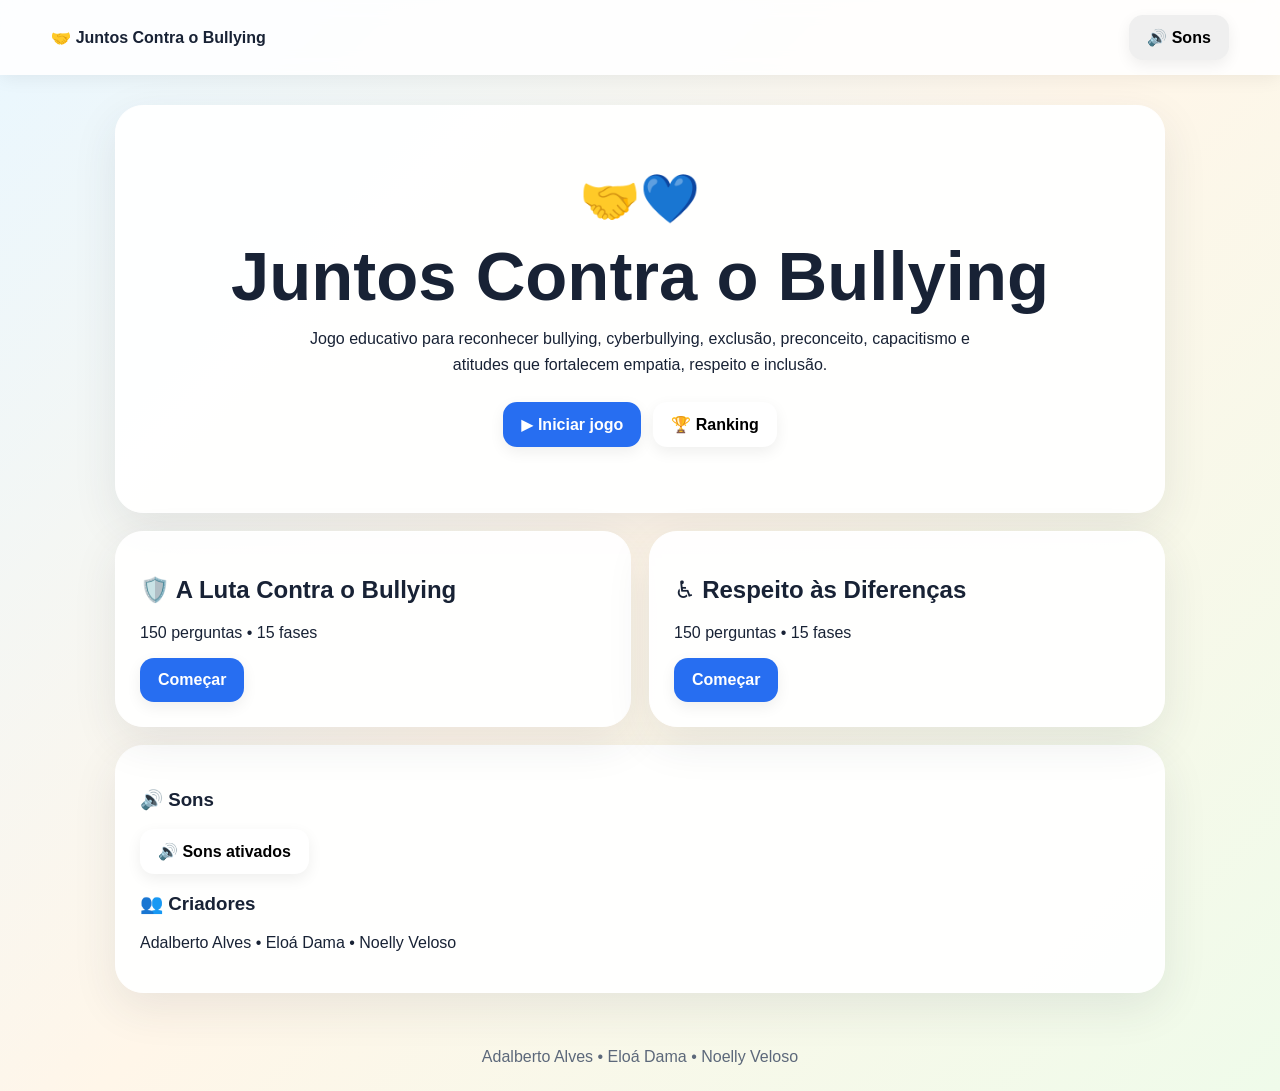
<file: index.html>
<!doctype html><html lang="pt-BR"><head><meta charset="utf-8"><meta name="viewport" content="width=device-width,initial-scale=1"><title>Juntos Contra o Bullying</title><link rel="stylesheet" href="style.css"></head><body><div id="app"><header><strong>🤝 Juntos Contra o Bullying</strong><button id="sound">🔊 Sons</button></header><main id="screen"></main><footer>Adalberto Alves • Eloá Dama • Noelly Veloso</footer></div><script src="script.js"></script></body></html>
</file>
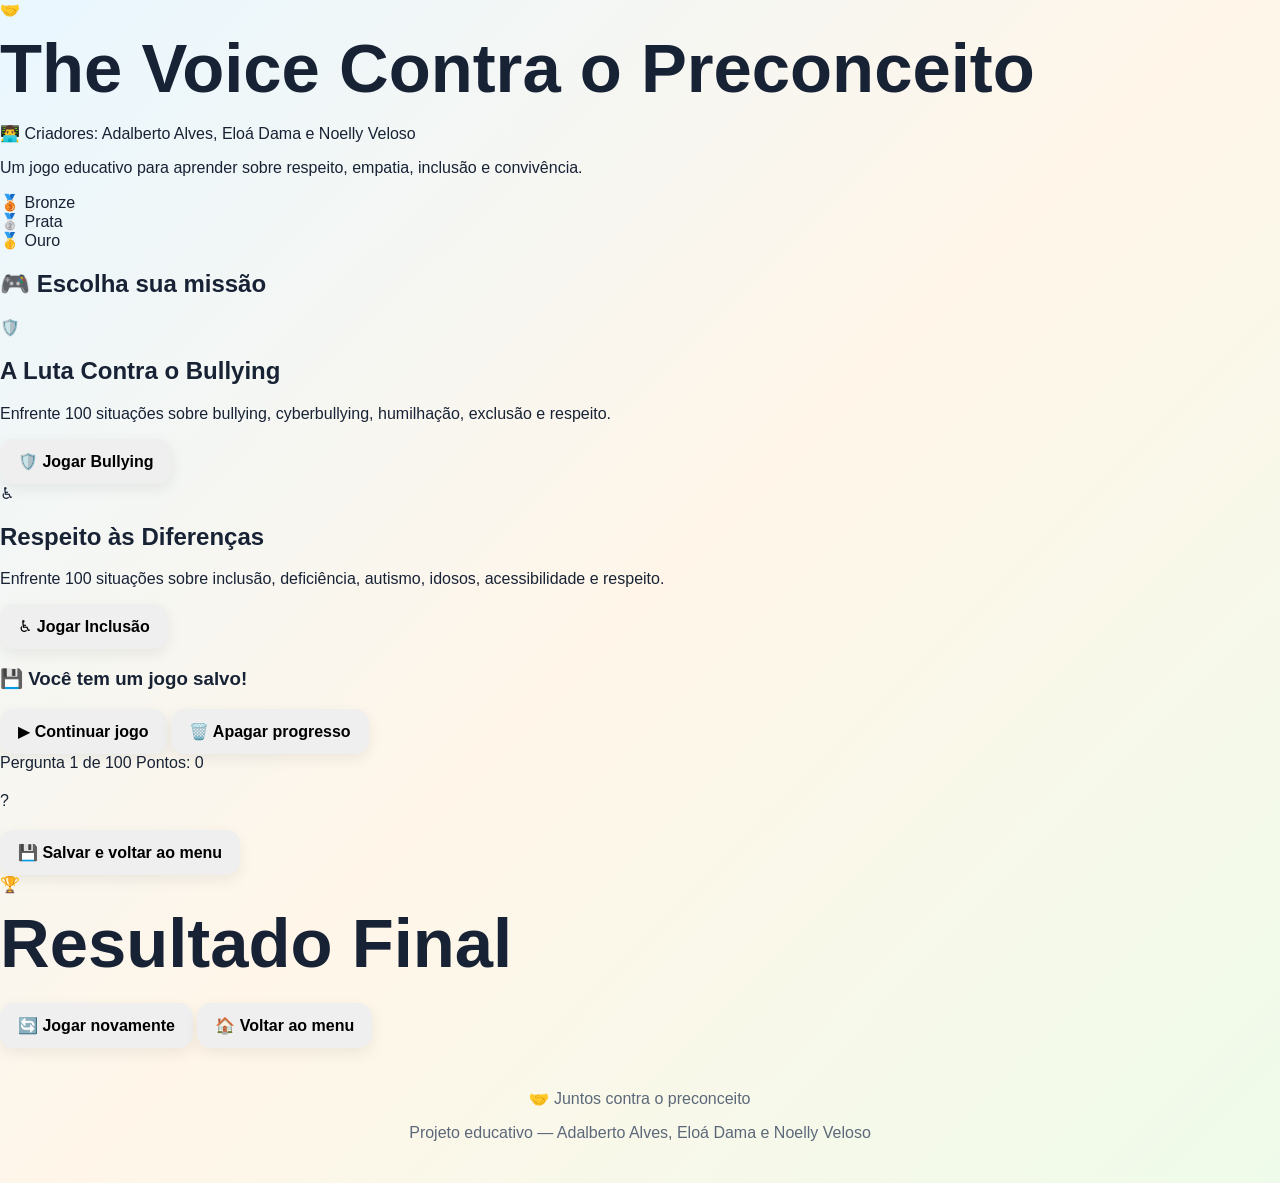
<file: bullyng.html>
<!DOCTYPE html>
<html lang="pt-BR">

<head>
    <meta charset="UTF-8">
    <meta name="viewport" content="width=device-width, initial-scale=1.0">

    <title>The Voice Contra o Preconceito</title>

    <link rel="stylesheet" href="style.css">
</head>

<body>

    <main>

        <!-- =========================
             MENU PRINCIPAL
        ========================== -->

        <section id="inicio">

            <div class="logo">🤝</div>

            <h1>The Voice Contra o Preconceito</h1>

            <p class="criadores">
                👨‍💻 Criadores: Adalberto Alves, Eloá Dama e Noelly Veloso
            </p>

            <p class="descricao">
                Um jogo educativo para aprender sobre respeito,
                empatia, inclusão e convivência.
            </p>



           

<div class="medalhas">

    <div class="medalha">
        🥉
        <span>Bronze</span>
    </div>

    <div class="medalha">
        🥈
        <span>Prata</span>
    </div>

    <div class="medalha">
        🥇
        <span>Ouro</span>
    </div>

</div>


</button>



            <h2>🎮 Escolha sua missão</h2>

            <div class="cards">

                <!-- JOGO 1 -->

                <div class="card-jogo bullying">

                    <div class="icone-jogo">
                        🛡️
                    </div>

                    <h2>A Luta Contra o Bullying</h2>

                    <p>
                        Enfrente 100 situações sobre bullying,
                        cyberbullying, humilhação, exclusão
                        e respeito.
                    </p>

                    <button onclick="selecionarJogo('bullying')">
                        🛡️ Jogar Bullying
                    </button>

                </div>


                <!-- JOGO 2 -->

                <div class="card-jogo inclusao">

                    <div class="icone-jogo">
                        ♿
                    </div>

                    <h2>Respeito às Diferenças</h2>

                    <p>
                        Enfrente 100 situações sobre inclusão,
                        deficiência, autismo, idosos,
                        acessibilidade e respeito.
                    </p>

                    <button onclick="selecionarJogo('inclusao')">
                        ♿ Jogar Inclusão
                    </button>

                </div>

            </div>

            <!-- CONTINUAR JOGO -->

            <div id="continuarArea" class="continuar escondido">

                <h3>💾 Você tem um jogo salvo!</h3>

                <p id="jogoSalvoTexto"></p>

                <button onclick="continuarJogo()">
                    ▶️ Continuar jogo
                </button>

                <button
                    class="botao-apagar"
                    onclick="apagarProgresso()">
                    🗑️ Apagar progresso
                </button>

            </div>

        </section>


        <!-- =========================
             ÁREA DO JOGO
        ========================== -->

        <section id="jogo" class="escondido">

            <div class="topo-jogo">

                <span id="numeroPergunta">
                    Pergunta 1 de 100
                </span>

                <span id="pontuacao">
                    Pontos: 0
                </span>

            </div>


            <!-- BARRA DE PROGRESSO -->

            <div class="barra">

                <div id="progresso"></div>

            </div>


            <h2 id="tituloJogo"></h2>

            <div class="caixa-pergunta">

                <span class="numero-bola">
                    ?
                </span>

                <h2 id="pergunta"></h2>

            </div>


            <!-- ALTERNATIVAS -->

            <div id="alternativas"></div>


            <!-- FEEDBACK -->

            <div id="feedback"></div>


            <!-- BOTÃO PRÓXIMA -->

            <div id="areaProxima"></div>


            <!-- VOLTAR -->

            <button
                id="salvarSair"
                class="botao-voltar"
                onclick="salvarESair()">

                💾 Salvar e voltar ao menu

            </button>

        </section>


        <!-- =========================
             RESULTADO
        ========================== -->

        <section id="resultado" class="escondido">

            <div class="trofeu">
                🏆
            </div>

            <h1>Resultado Final</h1>

            <h2 id="resultadoTitulo"></h2>

            <div class="resultado-box">

                <p id="pontuacaoFinal"></p>

                <p id="porcentagemFinal"></p>

            </div>

            <p id="mensagemFinal"></p>

            <button onclick="jogarNovamente()">
                🔄 Jogar novamente
            </button>

            <button
                class="botao-menu"
                onclick="voltarAoMenu()">

                🏠 Voltar ao menu

            </button>

        </section>

    </main>


    <footer>

        <p>
            🤝 Juntos contra o preconceito
        </p>

        <p>
            Projeto educativo — Adalberto Alves, Eloá Dama e Noelly Veloso
        </p>

    </footer>


    <script src="script.js"></script>

</body>

</html>
</file>
<file: style.css>
*{box-sizing:border-box}body{margin:0;font-family:Arial,system-ui,sans-serif;color:#182235;background:linear-gradient(135deg,#e9f7ff,#fff6e9,#effbea);min-height:100vh}header{position:sticky;top:0;z-index:5;padding:15px 4%;display:flex;justify-content:space-between;align-items:center;background:#ffffffdf;backdrop-filter:blur(10px);box-shadow:0 3px 18px #0001}button{border:0;border-radius:14px;padding:13px 18px;font:inherit;font-weight:700;cursor:pointer;transition:.2s;box-shadow:0 5px 15px #0001}button:hover{transform:translateY(-2px)}button:focus-visible{outline:4px solid #276ef155}.primary{background:#276ef1;color:white}.secondary{background:white}.danger{background:#fff0f0;color:#a22}.wrap{width:min(1050px,92vw);margin:30px auto}.hero,.card{background:#fffffff5;border-radius:28px;box-shadow:0 15px 45px #26364d18;border:1px solid #fff}.hero{text-align:center;padding:clamp(30px,7vw,65px)}h1{font-size:clamp(2.1rem,7vw,4.3rem);margin:10px 0}.hero p{max-width:720px;margin:0 auto 25px;line-height:1.6}.actions{display:flex;justify-content:center;gap:12px;flex-wrap:wrap}.games{display:grid;grid-template-columns:1fr 1fr;gap:18px;margin-top:18px}.game-card{padding:24px}.stat{display:inline-block;background:#eef4ff;border-radius:999px;padding:7px 11px;margin:3px;font-size:.9rem}.progress{height:12px;background:#e7ebf0;border-radius:99px;overflow:hidden}.progress i{display:block;height:100%;background:#276ef1}.question{padding:clamp(22px,5vw,40px);margin-top:18px}.question h2{line-height:1.45;font-size:clamp(1.2rem,3vw,1.9rem)}.answers{display:grid;gap:12px;margin-top:25px}.answer{text-align:left;background:white;border:2px solid #dce3ec;box-shadow:none}.answer.correct{background:#e9f8ee;border-color:#299653}.answer.wrong{background:#fff0f0;border-color:#d34d4d}.answer:disabled{opacity:1;cursor:default}.feedback{margin-top:18px;padding:18px;border-radius:16px;line-height:1.5}.good{background:#e9f8ee}.bad{background:#fff0f0}.phase{text-align:center;padding:65px 25px}.medal{font-size:5rem}.table{width:100%;border-collapse:collapse;background:white}.table th,.table td{padding:11px;border-bottom:1px solid #edf0f4;text-align:left}.modal{position:fixed;inset:0;background:#182235aa;display:grid;place-items:center;padding:20px;z-index:20}.modal .card{padding:25px;width:min(520px,100%)}input{width:100%;padding:14px;border:2px solid #dce3ec;border-radius:12px;font:inherit;margin:8px 0 15px}footer{text-align:center;padding:25px;color:#5c687a}@media(max-width:700px){.games{grid-template-columns:1fr}.wrap{margin:18px auto}.answer{padding:15px}.table{font-size:.82rem;display:block;overflow:auto}}
</file>
